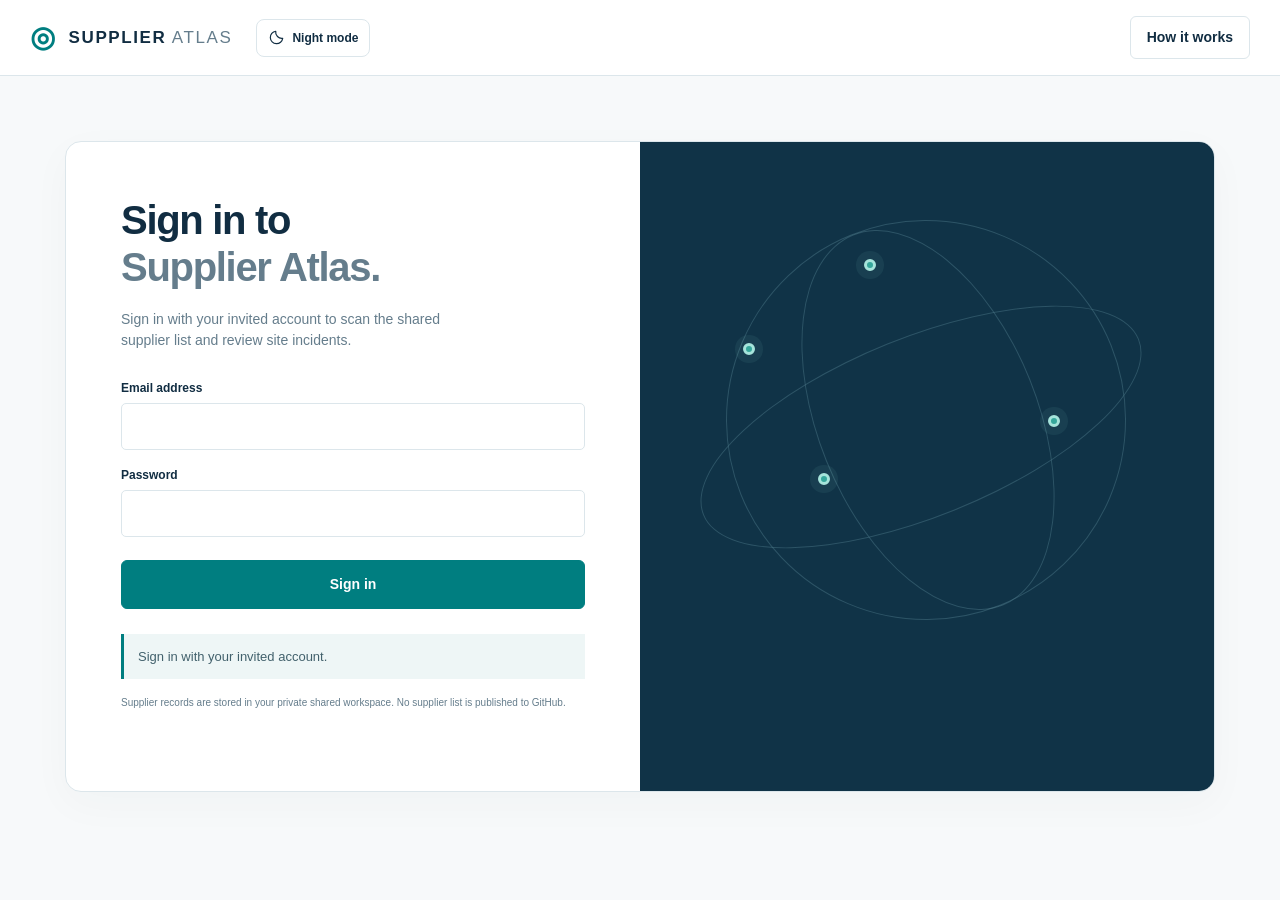
<file: docs/index.html>
<!doctype html>
<html lang="en">
<head><meta charset="utf-8"><meta name="viewport" content="width=device-width,initial-scale=1"><meta name="referrer" content="strict-origin-when-cross-origin"><meta name="description" content="Screen your supplier list for current incidents and review site evidence on a private map."><title>Supplier Atlas</title><script src="theme-init.js?v=20261118-2"></script><link rel="stylesheet" href="style.css?v=20261123-1"><link rel="stylesheet" href="map.css?v=20261127-2"></head>
<body>
<header><a class="brand" href="./"><span class="brandmark" aria-hidden="true">◎</span><span>SUPPLIER<span class="muted"> ATLAS</span></span></a><span id="accountInfo" class="private" hidden></span><button type="button" class="quiet theme-toggle" data-theme-toggle aria-label="Switch to night mode" aria-pressed="false"><span data-theme-label>Night mode</span></button><button id="helpButton" class="quiet">How it works</button><button id="logoutButton" class="quiet" hidden>Sign out</button></header>
<section id="authGate" class="authgate" aria-labelledby="loginTitle"><div class="authcard"><h1 id="loginTitle">Sign in to<br><span>Supplier Atlas.</span></h1><p class="lede">Sign in with your invited account to scan the shared supplier list and review site incidents.</p><form id="loginForm" hidden><label for="loginEmail">Email address</label><input id="loginEmail" name="email" type="email" autocomplete="username" required maxlength="254"><label for="loginPassword">Password</label><input id="loginPassword" name="password" type="password" autocomplete="current-password" required><button id="loginButton" class="primary full" type="submit">Sign in</button></form><p id="authNotice" class="authnotice" role="status" aria-live="polite">Checking account service…</p><p class="tiny">Supplier records are stored in your private shared workspace. No supplier list is published to GitHub.</p></div><div class="authart" aria-hidden="true"><span class="orbit orbit1"></span><span class="orbit orbit2"></span><span class="orbit orbit3"></span><span class="networkdot dot1"></span><span class="networkdot dot2"></span><span class="networkdot dot3"></span><span class="networkdot dot4"></span></div></section>
<main id="workspaceMain" hidden>
<section class="scan-head" aria-labelledby="screenTitle">
  <div class="scan-heading"><h1 id="screenTitle">Supplier screening</h1><p id="scanStatus" class="scan-summary" role="status">Loading supplier list…</p><p id="agentStatus" class="scan-summary" role="status"></p></div>
  <button id="refreshScreening" class="primary" type="button" disabled>Scan all suppliers</button>
</section>
<section class="registry industry" aria-labelledby="industryTitle">
  <div class="registryhead"><h2 id="industryTitle">Industry reports</h2>
    <label>Report type <select id="industryFilter" disabled><option value="">All risk types</option></select></label>
  </div>
  <p id="industryStatus" class="industry-status" role="status"></p>
  <ul id="industryList" class="industry-list"></ul>
  <button id="moreReports" type="button" class="quiet smallbtn" hidden>Show more reports</button>
</section>
<section class="mapsection"><div class="maptoolbar"><div><h2 id="mapTitle">Supplier locations</h2><small id="mapVisibleCount"></small></div><div class="map-views"><label class="signal-filter"><input id="onlyFlagged" type="checkbox" checked aria-controls="mapwrap tableBody">Yellow or red suppliers only</label><div class="map-view-buttons"><button id="worldButton" class="quiet smallbtn">World</button><button id="europeButton" class="quiet smallbtn">Europe</button><button id="fitButton" class="quiet smallbtn">Fit suppliers</button></div></div></div><div class="mapwrap" id="mapwrap"><div id="detailMap" aria-label="Detailed supplier map"></div><svg id="map" viewBox="0 0 1000 500" role="img" aria-label="Interactive world supplier map. Use plus and minus to zoom or drag to pan." tabindex="0"><defs><pattern id="grid" width="83.333" height="83.333" patternUnits="userSpaceOnUse"><path d="M 83.333 0 L 0 0 0 83.333" fill="none" stroke="#d9e6ec" stroke-width=".5"/></pattern></defs><rect x="-3000" y="-3000" width="7000" height="7000" fill="#edf4f7"/><rect width="1000" height="500" fill="url(#grid)"/><g id="countries"></g><g id="dots"></g></svg><div class="zoom"><button id="zoomIn" aria-label="Zoom in">+</button><button id="zoomOut" aria-label="Zoom out">−</button></div><div id="emptyMap" class="empty"><span aria-hidden="true">◎</span><b id="emptyMapTitle">No mapped suppliers</b><p id="emptyMapHint">Import a list to place your suppliers on the map.</p></div><div id="mapPopup" class="popup" hidden></div><div class="legend"><span><i class="dot signal-red" aria-hidden="true"></i>Active site incident</span><span><i class="dot signal-yellow" aria-hidden="true"></i>Needs review</span><span id="reportLegend" hidden><i class="dot report-location" aria-hidden="true"></i>Company report</span><span id="neutralLegend" hidden><i class="dot signal-neutral" aria-hidden="true"></i>Other supplier</span><span><b class="clusterkey">3</b>Supplier cluster</span></div><div id="fallbackAttribution" class="attribution">Map: <a href="https://www.naturalearthdata.com/about/terms-of-use/" target="_blank" rel="noopener">Natural Earth</a> · Cities: <a href="https://www.geonames.org/" target="_blank" rel="noopener">GeoNames</a> · Online lookup: <a href="https://www.openstreetmap.org/copyright" target="_blank" rel="noopener">© OpenStreetMap</a></div></div><p id="mapStatus" class="map-status" role="status" aria-live="polite"></p><p class="mapnote">Clusters show the highest signal among their suppliers. Select a dot to review the site.</p></section>
<section class="registry screening scan-findings" aria-labelledby="findingsTitle">
  <div class="registryhead"><h2 id="findingsTitle">Supplier findings</h2><label>Finding type <select id="findingsFilter" disabled><option value="">All risk types</option></select></label></div>
  <div id="screeningResults"></div>
  <details class="scan-sources">
    <summary>Sources and screening rules <small id="scanCoverage"></small></summary>
    <div id="screeningSources"></div>
    <details class="screening-import">
      <summary>Additional private register</summary>
      <p>Include a screened JSON register with source references and decisions in this tab. Maximum 5 MB.</p>
      <label for="privateRegister">Register file</label><input id="privateRegister" type="file" accept=".json,application/json" disabled>
      <button id="removeRegister" class="quiet smallbtn" type="button" hidden>Remove register</button>
      <p id="registerStatus" role="status"></p>
    </details>
  </details>
</section>
<details class="registry scan-tools">
  <summary>Manage supplier list</summary>
  <div class="management-content">
    <p class="dataset-counts"><strong id="countAll">0</strong> suppliers · <strong id="countMapped">0</strong> mapped · <strong id="countCountries">0</strong> countries · <strong id="countReview">0</strong> with unresolved locations</p>
    <div class="top-actions"><button id="reloadButton" class="quiet">Reload shared list</button><button id="saveButton" class="quiet" data-edit>Save shared list</button><button class="quiet" id="exportButton">Export CSV ↓</button><button class="quiet" id="exportPreviousButton" type="button" hidden>Export previous browser list</button></div>
    <div class="savestate"><span id="saveState" role="status">Loading your shared list…</span><span id="roleNote"></span></div>
    <div class="management-grid">
      <section><h3>Import suppliers</h3><p class="small">Required columns: Name, DUNS, Country, City.</p><label class="upload" for="fileInput"><span aria-hidden="true">↑</span><b>Choose a supplier file</b><small>CSV / TSV · up to 10,000 rows</small></label><input id="fileInput" data-edit type="file" accept=".csv,.tsv,.txt" hidden><button id="templateButton" class="textbutton">Download column template ↓</button><label for="pasteInput" class="fieldlabel">Or paste your table</label><textarea id="pasteInput" data-edit rows="4" placeholder="Name&#9;DUNS&#9;Country&#9;City"></textarea><button id="importButton" data-edit class="quiet full">Import list</button><p class="tiny">Import replaces your working list. Save shared list to make changes available to your team. Optional Latitude and Longitude columns place dots immediately. DUNS stays text, including leading zeros.</p></section>
      <section><h3>Resolve missing locations</h3><p class="small">Atlas first checks the city and country in its offline gazetteer. You can review ambiguous locations or allow an online lookup.</p><label class="consent"><input type="checkbox" id="lookupConsent" data-edit><span>Allow city + country lookups using OpenStreetMap Nominatim. Names and DUNS are never sent.</span></label><button id="locateButton" data-edit class="quiet full">Look up next 20 locations</button><button id="cancelButton" class="textbutton" hidden>Stop lookup</button><p class="tiny">Small, user-triggered batches only; 1 request per 1.2 seconds, cached in this session. Review ambiguous matches. For large lists, import coordinates.</p></section>
    </div>
    <button id="clearButton" data-edit class="textbutton danger">Clear working list</button><div id="notice" role="status" aria-live="polite"></div>
  </div>
</details>
<details id="supplierRegister" class="registry scan-register"><summary>Supplier register</summary><div class="registryhead"><div class="filters"><input id="search" placeholder="Search name, DUNS or city" aria-label="Search suppliers"><select id="countryFilter" aria-label="Filter country"><option value="">All countries</option></select><select id="statusFilter" aria-label="Filter location status"><option value="">All locations</option><option value="mapped">Mapped</option><option value="review">Needs review</option><option value="warnings">Data warnings</option></select></div></div><div class="tablewrap"><table><thead><tr><th>SUPPLIER / DUNS</th><th>LOCATION</th><th>PRECISION</th><th>REVIEW</th><th></th></tr></thead><tbody id="tableBody"></tbody></table><p id="emptyTable" class="tableempty">Your imported suppliers will appear here.</p></div><div class="tablefooter"><span id="rowCount">0 rows</span><div id="registerPages" hidden><button type="button" class="quiet smallbtn" id="previousRows">Previous</button> <button type="button" class="quiet smallbtn" id="nextRows">Next</button></div></div></details>
</main>
<dialog id="editDialog"><form id="editForm"><div class="dialoghead"><div><p class="eyebrow">LOCATION REVIEW</p><h2 id="editName"></h2></div><button type="button" id="closeEdit" class="quiet" aria-label="Close">×</button></div><p id="editLocation" class="small"></p><div id="candidateList"></div><p class="small">Enter coordinates from a known address or verified source. Manual placement remains labelled "Provided coordinates".</p><div class="coordinputs"><label>Latitude<input name="lat" id="editLat" type="number" min="-90" max="90" step="any" required></label><label>Longitude<input name="lon" id="editLon" type="number" min="-180" max="180" step="any" required></label></div><button type="submit" class="primary">Save coordinates</button><button type="button" id="removeLocation" class="textbutton">Remove location</button></form></dialog>
<dialog id="helpDialog"><h2>Screening and supplier locations</h2><p>1. Sign in with your invited account. You and your team see the same saved supplier list.</p><p>2. Import CSV/TSV, or paste Excel cells with a header row. Name, DUNS, Country and City are required columns.</p><p>3. City + country names are first matched privately against 34,214 GeoNames cities. Supply latitude/longitude for precise placement, or allow online city lookups for unmatched rows. Only those place names are sent to Nominatim when you start a lookup.</p><p>4. Review ambiguous or missing locations. Nearby suppliers are grouped into clusters. Click a cluster to zoom in; suppliers sharing the same coordinates open a list. Choose Show on map to focus a supplier. The map and register initially show suppliers with signals. Clear <b>Yellow or red suppliers only</b> to see the whole list. <b>Scan all suppliers</b> starts a new agent scan of public sources and checks every supplier. Opening the workspace loads your last successful agent scan. Blue dots locate companies named in industry reports. Red dots indicate active site incidents. Yellow dots indicate findings that need review.</p><p>5. Click <b>Save shared list</b> to update the private shared workspace. Imports, coordinate edits and clearing stay unsaved until then. If someone else saves first, reload their version before saving again. Export CSV to download the filtered rows.</p><p><b>Accuracy:</b> city-centre dots are approximate. DUNS values are preserved, not validated against D&amp;B. A factory address is needed for site-level verification.</p><p><b>Privacy:</b> supplier data is retrieved only after sign-in and membership checks. Signing out clears the working list from this tab. Downloaded CSV files remain on your computer.</p><p>Offline city data: <a href="https://www.geonames.org/" target="_blank" rel="noopener">GeoNames</a>, <a href="https://creativecommons.org/licenses/by/4.0/" target="_blank" rel="noopener">CC BY 4.0</a>. cities15000 downloaded 12 November 2026. The gazetteer is not a complete list of smaller towns.</p><p><b>Map:</b> detailed street and city maps from <a href="https://openfreemap.org/" target="_blank" rel="noopener">OpenFreeMap</a>, rendered with MapLibre. The map service receives requests for the areas you view; supplier names and DUNS are not sent. Map resources load after sign-in. If detailed maps are unavailable, a basic world map remains usable.</p><p><b>Lookup service:</b> small one-off batches only. <a href="https://operations.osmfoundation.org/policies/nominatim/" target="_blank" rel="noopener">Nominatim usage policy</a> · <a href="https://osmfoundation.org/wiki/Privacy_Policy" target="_blank" rel="noopener">Privacy policy</a>.</p><button id="closeHelp" class="primary">Got it</button></dialog><script type="module" src="theme.mjs?v=20261118-2"></script><script type="module" src="app.mjs?v=20261127-2"></script>
</body></html>
</file>
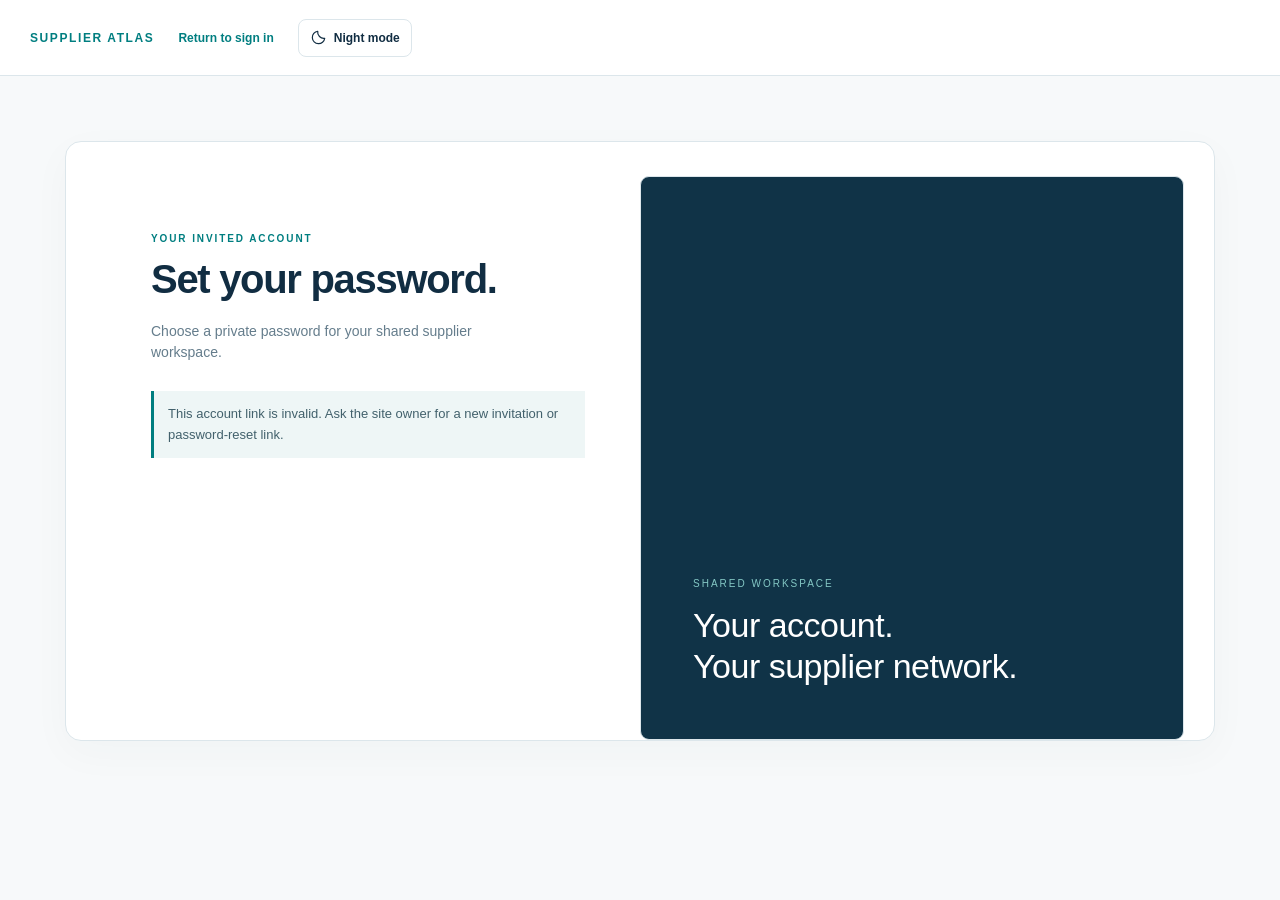
<file: docs/account.html>
<!doctype html>
<html lang="en">
<head>
  <meta charset="utf-8">
  <meta name="viewport" content="width=device-width,initial-scale=1">
  <meta name="referrer" content="no-referrer">
  <meta name="robots" content="noindex,nofollow">
  <meta http-equiv="Content-Security-Policy" content="default-src 'none'; script-src 'self'; style-src 'self'; connect-src 'self' https:; img-src 'self'; base-uri 'none'; form-action 'none'; object-src 'none'">
  <title>Set your password | Supplier Atlas</title>
  <script src="theme-init.js?v=20261112-3"></script>
  <link rel="stylesheet" href="style.css?v=20261112-3">
</head>
<body>
  <header><a class="brand backlink" href="./">SUPPLIER ATLAS</a><a class="backlink" href="./">Return to sign in</a><button type="button" class="quiet theme-toggle" data-theme-toggle aria-label="Switch to night mode" aria-pressed="false"><span data-theme-label>Night mode</span></button></header>
  <main class="authgate">
    <section class="authcard">
      <p class="eyebrow">YOUR INVITED ACCOUNT</p>
      <h1>Set your password.</h1>
      <p class="lede">Choose a private password for your shared supplier workspace.</p>
      <p id="accountNotice" class="authnotice" role="status" aria-live="polite">Checking your account link...</p>
      <form id="passwordForm" hidden>
        <label for="newPassword">New password</label>
        <input id="newPassword" type="password" autocomplete="new-password" minlength="12" required aria-describedby="passwordHint">
        <p id="passwordHint" class="tiny">Use at least 12 characters. A unique passphrase works well.</p>
        <label for="confirmPassword">Confirm password</label>
        <input id="confirmPassword" type="password" autocomplete="new-password" minlength="12" required>
        <button id="setPasswordButton" type="submit" class="primary full">Save password</button>
      </form>
      <p id="nextStep" class="small" hidden><a class="backlink" href="./">Sign in to Supplier Atlas</a></p>
      <noscript><p>Enable JavaScript to use your account link.</p></noscript>
    </section>
    <aside class="authart" aria-hidden="true"><div><span>SHARED WORKSPACE</span><strong>Your account.<br>Your supplier network.</strong></div></aside>
  </main>
  <script type="module" src="theme.mjs?v=20261112-3"></script>
  <script type="module" src="account.mjs?v=20261112-2"></script>
</body>
</html>
</file>
<file: docs/style.css>
:root{--navy:#112d42;--teal:#007e80;--muted:#657d8c;--line:#dce6eb;--bg:#f7f9fa;--orange:#ae6a17}*{box-sizing:border-box}body{margin:0;color:var(--navy);background:var(--bg);font:14px/1.5 -apple-system,BlinkMacSystemFont,"Segoe UI",sans-serif}button,input,select,textarea{font:inherit}button,a,input,textarea,select{outline-offset:3px}button{cursor:pointer;border:1px solid var(--navy);background:var(--navy);color:white;padding:10px 16px;border-radius:6px;font-weight:600}button:hover{filter:brightness(.94)}button:disabled{opacity:.5;cursor:wait}.quiet{background:white;color:var(--navy);border-color:var(--line)}.primary{background:var(--teal);border-color:var(--teal)}.textbutton{padding:8px 0;background:none;color:var(--teal);border:0;font-size:12px}.danger{color:#a24f4f}.full{width:100%}header{height:76px;background:white;border-bottom:1px solid var(--line);display:flex;align-items:center;padding:0 max(30px,calc((100vw - 1480px)/2));gap:24px}.brand{display:flex;align-items:center;gap:12px;text-decoration:none;color:var(--navy);font-size:17px;font-weight:750;letter-spacing:1.6px}.brandmark{font-size:29px;color:var(--teal)}.muted{color:var(--muted);font-weight:400}.private{margin-left:auto;font-size:12px;color:var(--muted);display:flex;align-items:center;gap:7px}.private i{width:6px;height:6px;background:var(--teal);border-radius:50%}main{max-width:1540px;margin:auto;padding:34px 30px 0}.intro{display:flex;justify-content:space-between;align-items:flex-end;margin-bottom:30px}.eyebrow{font-size:10px;letter-spacing:1.9px;font-weight:750;color:var(--teal);margin:0 0 10px}h1{font-size:37px;line-height:1.17;letter-spacing:-1.3px;margin:0 0 15px;font-weight:650}h1 span{color:var(--muted)}.lede{color:var(--muted);margin:0;max-width:520px;font-size:14px}.top-actions{display:flex;gap:8px;flex-wrap:wrap;padding-bottom:3px}.stats{display:grid;grid-template-columns:repeat(4,1fr);background:white;border:1px solid var(--line);border-radius:9px;margin-bottom:22px}.stats>div{padding:18px 25px;border-right:1px solid var(--line)}.stats>div:last-child{border-right:0}.stats span{display:block;color:var(--muted);font-size:9px;letter-spacing:1.1px;font-weight:750}.stats strong{font-size:30px;font-weight:600}.stats>div:last-child strong{color:var(--orange)}.workspace{display:grid;grid-template-columns:290px 1fr;gap:22px}aside{background:white;border:1px solid var(--line);border-radius:9px;padding:22px}h2{margin:0;font-size:18px;font-weight:650;letter-spacing:-.3px}.panelhead{display:flex;align-items:center;gap:8px}.step{font-size:10px;color:var(--teal);background:#e5f3f1;border-radius:5px;padding:4px 6px;font-weight:700}.small{font-size:12px;color:var(--muted)}.tiny{font-size:10px;color:var(--muted);line-height:1.6;margin:10px 0}.upload{border:1px dashed #9cbabf;border-radius:7px;background:#f4faf9;display:flex;align-items:center;flex-direction:column;padding:15px 10px;cursor:pointer}.upload>span{font-size:25px;color:var(--teal)}.upload b{font-size:12px}.upload small{color:var(--muted);font-size:10px;margin-top:4px}.fieldlabel{font-size:11px;display:block;color:var(--muted);margin:9px 0 5px}textarea,input,select{border:1px solid var(--line);border-radius:5px;background:white;color:var(--navy);padding:9px 10px}textarea{width:100%;resize:vertical;font-size:11px;margin-bottom:8px}hr{height:1px;border:0;background:var(--line);margin:19px 0}.consent{display:flex;gap:8px;font-size:10px;color:var(--muted);margin:12px 0}.consent input{align-self:flex-start;margin-top:3px;accent-color:var(--teal)}#notice{padding:10px;background:#f1f6f8;font-size:11px;border-radius:5px;color:var(--muted);overflow-wrap:anywhere}.mapsection{display:flex;flex-direction:column;min-width:0}.maptoolbar{display:flex;justify-content:space-between;align-items:center;padding:18px 23px;background:white;border:1px solid var(--line);border-radius:9px 9px 0 0}.maptoolbar .eyebrow{font-size:9px;margin-bottom:3px}.smallbtn{padding:7px 10px;font-size:11px}.mapwrap{min-height:470px;flex:1;position:relative;background:#edf4f7;border:1px solid var(--line);border-top:0;border-radius:0 0 9px 9px;overflow:hidden;display:flex}#map{width:100%;height:100%;min-height:470px;position:absolute;inset:0;cursor:grab;touch-action:none}#map:active{cursor:grabbing}#countries path{fill:#d1dee4;stroke:#f8fafb;stroke-width:.5;vector-effect:non-scaling-stroke}#dots g{cursor:pointer}#dots circle{stroke:white;stroke-width:2;vector-effect:non-scaling-stroke}#dots text{font-size:11px;fill:white;font-weight:700;pointer-events:none;text-anchor:middle;dominant-baseline:central}.zoom{position:absolute;right:15px;top:15px;display:flex;flex-direction:column;box-shadow:0 2px 8px #112d4210}.zoom button{border:1px solid var(--line);background:white;color:var(--navy);border-radius:0;font-size:19px;padding:4px 12px}.zoom button:first-child{border-radius:5px 5px 0 0}.zoom button:last-child{border-radius:0 0 5px 5px}.empty{position:absolute;left:50%;top:49%;transform:translate(-50%,-50%);background:#ffffffed;border:1px solid white;box-shadow:0 7px 30px #183a4e14;border-radius:10px;text-align:center;width:290px;padding:25px}.empty>span{display:block;color:var(--teal);font-size:30px}.empty b{font-size:17px}.empty p{font-size:12px;color:var(--muted)}.empty button{font-size:11px}.legend{position:absolute;bottom:31px;left:16px;display:flex;gap:14px;font-size:10px;color:#385364;background:#ffffffdb;padding:7px 10px;border-radius:5px}.legend span{display:flex;align-items:center;gap:5px}.dot{width:8px;height:8px;border-radius:50%;display:inline-block}.city{background:#007e80}.coord{background:#365acf}.clusterkey{border-radius:50%;background:var(--navy);color:white;width:14px;height:14px;font-size:8px;display:inline-grid;place-items:center}.attribution{font-size:9px;color:#657d8c;position:absolute;bottom:8px;right:10px}.attribution a{color:inherit}.mapnote{font-size:10px;color:var(--muted);margin:10px 2px}.popup{position:absolute;top:70px;right:15px;max-height:300px;overflow:auto;width:260px;padding:16px;background:white;border:1px solid var(--line);box-shadow:0 4px 25px #112d4220;border-radius:8px;font-size:12px}.popup button{padding:4px 8px;font-size:10px;margin-top:8px}.popup .close{float:right;background:white;border:0;color:var(--muted);margin:0}.popup ul{padding-left:16px}.registry{margin-top:22px;border:1px solid var(--line);border-radius:9px;background:white;overflow:hidden}.registryhead{display:flex;justify-content:space-between;align-items:center;padding:22px;gap:15px}.registryhead .eyebrow{margin-bottom:3px}.filters{display:flex;gap:7px}.filters input{width:235px}.filters input,.filters select{font-size:11px}.tablewrap{max-height:460px;overflow:auto}table{border-collapse:collapse;width:100%;text-align:left;font-size:12px}th{font-size:9px;letter-spacing:1px;color:var(--muted);background:#f4f7f8;padding:12px 22px;position:sticky;top:0}td{padding:13px 22px;border-bottom:1px solid #edf1f4;vertical-align:middle}td small{display:block;color:var(--muted);font-size:10px;margin-top:2px}td button{font-size:10px;padding:5px 9px}.badge{display:inline-block;padding:4px 7px;font-size:10px;background:#e7f4f0;color:#177565;border-radius:4px;white-space:nowrap}.badge.warn{background:#fff2dd;color:#975f14}.badge.blue{background:#ebefff;color:#4260b5}.tableempty{text-align:center;color:var(--muted);padding:45px 20px;font-size:12px}.tablefooter{display:flex;justify-content:space-between;padding:13px 22px;font-size:10px;color:var(--muted)}footer{padding:25px 0;font-size:10px;letter-spacing:1px;color:var(--muted);display:flex;justify-content:space-between}footer span{letter-spacing:0}dialog{border:1px solid var(--line);border-radius:10px;max-width:540px;width:calc(100% - 30px);padding:26px;color:var(--navy);box-shadow:0 20px 70px #0003}dialog::backdrop{background:#102b4266}dialog p{font-size:13px;color:var(--muted)}.dialoghead{display:flex;justify-content:space-between;align-items:center}.coordinputs{display:grid;grid-template-columns:1fr 1fr;gap:12px;margin:20px 0}.coordinputs label{font-size:11px}.coordinputs input{width:100%;display:block;margin-top:5px}#candidateList button{display:block;width:100%;margin:7px 0;text-align:left;font-size:11px;white-space:normal}.demo-banner{color:var(--orange)!important}[hidden]{display:none!important}@media(max-width:1000px){.intro{align-items:flex-start;gap:20px}.top-actions{max-width:270px}.workspace{grid-template-columns:250px 1fr}.registryhead{align-items:flex-start;flex-direction:column}.legend{flex-wrap:wrap;max-width:250px}.maptoolbar{padding:15px;gap:10px}.maptoolbar h2{font-size:16px}}@media(max-width:720px){header{padding:0 18px;height:66px}.private{display:none}.brand{font-size:14px}header button{margin-left:auto;font-size:10px;padding:8px}main{padding:23px 15px 0}.intro{display:block}h1{font-size:31px}.top-actions{max-width:none;margin-top:18px}.top-actions button{font-size:10px;padding:8px}.stats{grid-template-columns:1fr 1fr}.stats>div{padding:12px 18px;border-bottom:1px solid var(--line)}.stats strong{font-size:25px}.workspace{grid-template-columns:1fr}.mapsection{grid-row:1}.mapwrap,#map{min-height:390px}.maptoolbar{flex-wrap:wrap}.filters{flex-wrap:wrap;width:100%}.filters input{width:100%}td,th{padding:11px}.tablefooter{gap:20px}.tablefooter span:last-child{max-width:190px}.legend{font-size:8px;max-width:260px}.registryhead{padding:17px}}
.backlink{color:var(--teal);font-size:12px;font-weight:600;text-decoration:none;white-space:nowrap}.backlink:hover{text-decoration:underline}header #helpButton{margin-left:auto}header .private:not([hidden])~#helpButton{margin-left:0}header #accountInfo{max-width:300px;overflow:hidden;text-overflow:ellipsis;white-space:nowrap;display:block}.authgate{max-width:1150px;min-height:600px;margin:65px auto;display:grid;grid-template-columns:1fr 1fr;border:1px solid var(--line);border-radius:16px;background:white;overflow:hidden;box-shadow:0 12px 40px #173e4f08}.authcard{padding:55px}.authcard h1{font-size:40px}.authcard .lede{margin:18px 0 28px;max-width:340px}.authcard label{display:block;font-size:12px;font-weight:600;margin:16px 0 6px}.authcard input{display:block;width:100%;padding:12px}.authcard form button{margin-top:23px;padding:13px}.authnotice{font-size:13px;line-height:1.65;background:#eef6f6;border-left:3px solid var(--teal);padding:12px 14px;margin:25px 0 16px;color:#42616c}.authcard .tiny{margin-bottom:25px}.authart{position:relative;overflow:hidden;background:#103347;display:flex;align-items:flex-end;padding:52px;color:white}.authart>div{position:relative;z-index:1}.authart strong{font-size:34px;line-height:1.2;display:block;font-weight:500;letter-spacing:-.5px;margin-top:12px}.authart div>span{font-size:10px;letter-spacing:2px;color:#84c8c5}.orbit{position:absolute;border:1px solid #517d8c;opacity:.45;border-radius:50%;left:15%;top:12%;width:400px;height:400px;transform:rotate(-22deg)}.orbit2{width:220px;left:31%;}.orbit3{width:470px;height:180px;left:8%;top:30%}.networkdot{position:absolute;z-index:1;width:12px;height:12px;border:3px solid #a6e4db;background:#35a79b;border-radius:50%;box-shadow:0 0 0 8px #89d8cd12}.dot1{top:18%;left:39%}.dot2{top:42%;left:71%}.dot3{top:51%;left:31%}.dot4{top:31%;left:18%}.savestate{display:flex;justify-content:space-between;font-size:12px;color:var(--muted);margin:-7px 0 18px;gap:12px}.savestate .unsaved{color:var(--orange)}button:disabled{cursor:not-allowed}.upload:has(+input:disabled){opacity:.5;cursor:not-allowed}#saveButton:disabled{opacity:.55}#roleNote{font-weight:600}#workspaceMain[hidden],#authGate[hidden]{display:none!important}@media(max-width:1000px){.authgate{margin:35px 24px;min-height:560px}.authcard{padding:35px}.authart{padding:35px}.authart strong{font-size:29px}.orbit{left:0}.orbit2{left:22%}.orbit3{left:-10%}}@media(max-width:720px){header{gap:10px;flex-wrap:wrap;height:auto;min-height:70px;padding:14px 18px}header .brand{margin-right:auto}header #helpButton{margin-left:0}header #accountInfo{display:none}.authgate{margin:24px 15px;grid-template-columns:1fr;min-height:auto}.authcard{padding:30px 25px}.authcard h1{font-size:34px}.authart{display:none}.savestate{font-size:11px;flex-direction:column}.backlink{font-size:11px}header .backlink{margin-left:auto}header #logoutButton{margin-left:0}.top-actions{max-width:none}}

/* Appearance: the initial value is set before first paint by theme-init.js. */
:root {
  color-scheme: light;
  --surface: #fff;
  --surface-soft: #f4f7f8;
  --surface-raised: #fff;
  --button-bg: #112d42;
  --button-fg: #fff;
  --primary-bg: #007e80;
  --primary-fg: #fff;
  --accent-soft: #e5f3f1;
  --upload-bg: #f4faf9;
  --upload-line: #9cbabf;
  --notice-bg: #f1f6f8;
  --auth-notice-bg: #eef6f6;
  --auth-notice-fg: #42616c;
  --row-line: #edf1f4;
  --map-water: #edf4f7;
  --map-land: #d1dee4;
  --map-border: #f8fafb;
  --map-grid: #d9e6ec;
  --floating-bg: #ffffffed;
  --legend-bg: #ffffffdb;
  --legend-fg: #385364;
  --badge-bg: #e7f4f0;
  --badge-fg: #177565;
  --warning-bg: #fff2dd;
  --warning-fg: #975f14;
  --blue-bg: #ebefff;
  --blue-fg: #4260b5;
  --provided-color: #365acf;
  --focus: #007e80;
}
:root[data-theme="dark"] {
  color-scheme: dark;
  --navy: #e4eef5;
  --teal: #69d6cd;
  --muted: #a2b7c5;
  --line: #2b4353;
  --bg: #0a1721;
  --orange: #efbc72;
  --surface: #112431;
  --surface-soft: #152c3a;
  --surface-raised: #193341;
  --button-bg: #244759;
  --button-fg: #eef8fb;
  --primary-bg: #65d5ca;
  --primary-fg: #062c2f;
  --accent-soft: #183b3e;
  --upload-bg: #102f35;
  --upload-line: #46777b;
  --notice-bg: #172e3d;
  --auth-notice-bg: #14333b;
  --auth-notice-fg: #c0dce3;
  --row-line: #253d4d;
  --map-water: #0b1e2b;
  --map-land: #284656;
  --map-border: #132e3d;
  --map-grid: #193746;
  --floating-bg: #132c3bf2;
  --legend-bg: #112b3be8;
  --legend-fg: #c0d2de;
  --badge-bg: #153e35;
  --badge-fg: #90dcc1;
  --warning-bg: #44341f;
  --warning-fg: #f1c780;
  --blue-bg: #243758;
  --blue-fg: #b0c7ff;
  --provided-color: #8cafff;
  --focus: #7de7dc;
}
body { background: var(--bg); color: var(--navy); }
a { color: var(--teal); }
button { background: var(--button-bg); border-color: var(--button-bg); color: var(--button-fg); }
button:focus-visible, a:focus-visible, input:focus-visible, select:focus-visible, textarea:focus-visible, [tabindex]:focus-visible { outline: 2px solid var(--focus); outline-offset: 3px; }
.quiet { background: var(--surface); color: var(--navy); border-color: var(--line); }
.primary { background: var(--primary-bg); border-color: var(--primary-bg); color: var(--primary-fg); }
.textbutton { background: transparent; border: 0; color: var(--teal); }
header, .stats, aside, .maptoolbar, .popup, .registry, .authgate, dialog { background: var(--surface); }
input, select, textarea { background: var(--surface); color: var(--navy); border-color: var(--line); }
input::placeholder, textarea::placeholder { color: var(--muted); opacity: .85; }
.step { background: var(--accent-soft); }
.upload { background: var(--upload-bg); border-color: var(--upload-line); }
#notice { background: var(--notice-bg); }
.authnotice { background: var(--auth-notice-bg); color: var(--auth-notice-fg); }
.mapwrap { background: var(--map-water); }
#countries path { fill: var(--map-land); stroke: var(--map-border); }
#map > rect:first-of-type { fill: var(--map-water); }
#grid path { stroke: var(--map-grid); }
.zoom button { background: var(--surface); color: var(--navy); border-color: var(--line); }
.empty { background: var(--floating-bg); border-color: var(--line); }
.legend { color: var(--legend-fg); background: var(--legend-bg); }
.city { background: var(--teal); }
.coord { background: var(--provided-color); }
.clusterkey { background: var(--button-bg); color: var(--button-fg); }
.attribution { color: var(--muted); }
.popup .close { background: var(--surface); color: var(--muted); }
th { background: var(--surface-soft); }
td { border-bottom-color: var(--row-line); }
.badge { background: var(--badge-bg); color: var(--badge-fg); }
.badge.warn { background: var(--warning-bg); color: var(--warning-fg); }
.badge.blue { background: var(--blue-bg); color: var(--blue-fg); }
.theme-toggle { display: inline-flex; align-items: center; justify-content: center; gap: 7px; min-height: 38px; white-space: nowrap; font-size: 12px; padding: 8px 11px; border-radius: 8px; }
header .theme-toggle { margin-left: 0; flex: none; }
.theme-icon { display: block; width: 17px; height: 17px; flex: 0 0 17px; stroke: currentColor; fill: none; stroke-width: 1.7; stroke-linecap: round; stroke-linejoin: round; }
.theme-sun { display: none; }
[data-theme="dark"] .theme-sun { display: initial; }
[data-theme="dark"] .theme-moon { display: none; }
[data-theme="dark"] .authart { background: linear-gradient(145deg, #102d3c, #113e49); border-color: var(--line); }
[data-theme="dark"] .authgate, [data-theme="dark"] .registry, [data-theme="dark"] .stats { box-shadow: 0 12px 40px #0002; }
[data-theme="dark"] .popup, [data-theme="dark"] .empty { box-shadow: 0 12px 36px #0006; }
[data-theme="dark"] dialog { box-shadow: 0 22px 70px #0008; }
[data-theme="dark"] dialog::backdrop { background: #030b15bd; }
[data-theme="dark"] .danger { color: #ffaaa4; }
[data-theme="dark"] .authart strong { color: #f0f7fb; }
[data-theme="dark"] .orbit { border-color: #5693a2; opacity: .4; }
[data-theme="dark"] input:-webkit-autofill { -webkit-text-fill-color: var(--navy); box-shadow: 0 0 0 1000px var(--surface) inset; caret-color: var(--navy); }
@media (max-width: 720px) {
  header .theme-toggle { margin-left: 0; font-size: 11px; padding: 7px 9px; min-height: 34px; }
  .theme-icon { width: 15px; height: 15px; flex-basis: 15px; }
}
@media (prefers-reduced-motion: no-preference) {
  .theme-toggle { transition: background-color .15s ease, border-color .15s ease, color .15s ease; }
}
/* The authenticated workspace keeps screening and the map above list maintenance. */
#workspaceMain {
  --gutter: clamp(16px, 2.5vw, 32px);
  --signal-red: #bf2836;
  --signal-yellow: #e6ae20;
  --signal-neutral: #6b8293;
  max-width: 1440px;
  padding: clamp(20px, 3vw, 40px) var(--gutter) 24px;
}
[data-theme="dark"] #workspaceMain {
  --signal-red: #ff7074;
  --signal-yellow: #f1c453;
  --signal-neutral: #9ab0bf;
}
#workspaceMain h1 { font-size: clamp(27px, 3.3vw, 40px); line-height: 1.14; margin: 0; }
#workspaceMain h2 { font-size: clamp(17px, 1.6vw, 22px); line-height: 1.3; }
#workspaceMain summary { cursor: pointer; }
#workspaceMain summary:focus-visible { outline: 2px solid var(--focus); outline-offset: -2px; }
.scan-head { display: flex; justify-content: space-between; align-items: center; flex-wrap: wrap; gap: 12px 24px; margin-bottom: 20px; }
.scan-head p { margin: 6px 0 0; color: var(--muted); }
#refreshScreening { min-height: 44px; padding-inline: 22px; font-size: 14px; white-space: nowrap; }
.scan-summary { display: flex; flex-wrap: wrap; align-items: center; gap: 5px 18px; }
#scanStatus { font-weight: 600; }
#scanCoverage { display: block; margin: 4px 0 0 15px; color: var(--muted); font-size: 12px; font-weight: 400; }
#scanCoverage:empty { display: none; }
.scan-dot {
  display: inline-block; flex: 0 0 auto; width: 10px; height: 10px; margin-inline-end: 4px;
  vertical-align: baseline; border-radius: 50%; border: 1px solid #0005; background: var(--signal-neutral);
}
.scan-dot[data-level="red"] { background: var(--signal-red); }
.scan-dot[data-level="yellow"] { background: var(--signal-yellow); }
#workspaceMain .mapsection { min-width: 0; }
#workspaceMain .maptoolbar { padding: 13px var(--gutter); gap: 12px; }
.map-views, .map-view-buttons, .signal-filter { display: flex; align-items: center; flex-wrap: wrap; }
.map-views { gap: 8px 16px; }
.map-view-buttons { gap: 4px; }
.signal-filter { gap: 7px; min-height: 38px; color: var(--navy); font-size: 13px; cursor: pointer; }
.signal-filter input { width: 17px; height: 17px; margin: 0; accent-color: var(--teal); }
#mapVisibleCount { display: block; margin-top: 3px; color: var(--muted); font-size: 12px; }
.mapwrap .empty { max-width: calc(100% - 28px); pointer-events: none; }
#workspaceMain .mapwrap { min-height: clamp(360px, 51vh, 575px); }
#workspaceMain #map, #workspaceMain #detailMap { min-height: 100%; }
#workspaceMain .legend { max-width: calc(100% - 32px); flex-wrap: wrap; align-items: center; gap: 5px 16px; font-size: 11px; }
.screening-body { padding: 0 var(--gutter) 18px; }
#screeningResults { min-width: 0; }
#screeningResults .tablewrap { max-height: min(640px, 65vh); border-block: 1px solid var(--line); }
#screeningResults table { width: 100%; }
#screeningResults td, #screeningResults th { padding: 12px clamp(10px, 1.5vw, 20px); }
#screeningResults th { z-index: 1; }
#screeningResults td { vertical-align: top; overflow-wrap: anywhere; }
.scan-evidence { text-align: left; }
.scan-evidence summary, .scan-tools > summary { color: var(--navy); font-weight: 600; }
.scan-evidence p { margin: 5px 0; }
.scan-evidence small { display: block; color: var(--muted); }
.scan-sources, .scan-tools, .scan-register {
  border: 1px solid var(--line); border-radius: 8px; background: var(--surface); color: var(--navy);
}
.scan-tools, .scan-register { margin: 16px 0 0; }
.scan-sources > summary, .scan-tools > summary, .scan-register > summary {
  padding: 13px var(--gutter); font-weight: 650;
}
.scan-sources[open] > summary, .scan-tools[open] > summary, .scan-register[open] > summary { border-bottom: 1px solid var(--line); }
#screeningSources { overflow-wrap: anywhere; }
#screeningSources p { margin: 4px 0 10px; }
#screeningSources h3 { margin: 12px 0 4px; font-size: 14px; }
.screening-import { padding: 10px 0; }
.screening-import input[type=file] { max-width: 100%; }
.screening-import label { display: block; }
.scan-tools .stats { margin: 12px 0; }
.scan-tools .stats > div { padding: 8px 14px; }
.scan-tools .stats strong { font-size: 19px; }
.scan-tools .top-actions { flex-wrap: wrap; max-width: none; margin: 0; }
.scan-tools .savestate { margin: 6px 0; }
.scan-register .registry { margin: 0; border: 0; }
.scan-register .filters { flex-wrap: wrap; }
#workspaceMain .scan-findings { margin-top: 16px; }
.scan-sources { border: 0; border-top: 1px solid var(--line); border-radius: 0; }
.scan-sources > summary { color: var(--muted); }
.management-content { padding: var(--gutter); }
.management-grid { display: grid; grid-template-columns: 1fr 1fr; gap: var(--gutter); }
.management-grid > * { min-width: 0; }
.management-grid h3 { font-size: 15px; margin: 18px 0 6px; }
.management-content > .dataset-counts { margin-top: 0; }
.scan-incident + .scan-incident { padding-top: 10px; margin-top: 10px; border-top: 1px solid var(--line); }
.scan-incident ul { padding-inline-start: 16px; margin-block: 5px; }
.scan-empty { margin: 0; padding: 0 var(--gutter) 18px; color: var(--muted); }
.scan-source + .scan-source { margin-top: 8px; }
#screeningResults > button { margin: 10px var(--gutter); }
.scan-tools .top-actions { align-items: center; }
.scan-tools .stats { border-radius: 6px; }
.scan-tools .stats span { letter-spacing: .05em; }
.scan-findings .registryhead { padding: 16px var(--gutter); }
.scan-register .registryhead { align-items: center; }
.scan-register .filters > * { min-width: 0; }
.scan-sources > :is(div, p, details) { margin: 12px var(--gutter); }
#workspaceMain .tablefooter { flex-wrap: wrap; }
@media (max-width: 720px) {
  #workspaceMain { --gutter: 15px; }
  #workspaceMain .mapwrap { min-height: clamp(290px, 43vh, 350px); }
  #workspaceMain .legend { font-size: 10px; gap: 4px 10px; left: 8px; }
  .scan-head { align-items: flex-start; }
  .management-grid { grid-template-columns: 1fr; }
  .scan-register .tablewrap table { min-width: 580px; }
  .scan-summary { gap: 6px 12px; }
  #screeningResults .tablewrap { max-height: 65vh; }
  .scan-table thead { position: absolute; width: 1px; height: 1px; overflow: hidden; clip-path: inset(50%); }
  .scan-table, .scan-table tbody { display: block; }
  .scan-table tbody tr {
    display: grid; grid-template-columns: 1fr; gap: 5px;
    border-bottom: 1px solid var(--line); padding: 12px var(--gutter);
  }
  .scan-table tbody tr:last-child { border-bottom: 0; }
  #screeningResults .scan-table td { display: block; padding: 0; border: 0; font-size: 13px; }
  #screeningResults .scan-table td:first-child { font-size: 12px; }
  #screeningResults .scan-table td:nth-child(3) { color: var(--muted); }
  .scan-table .scan-evidence { margin-top: 3px; }
  .scan-register .filters { width: 100%; }
  .scan-register .tablewrap { overscroll-behavior-x: contain; }
  .scan-sources > summary, .scan-tools > summary, .scan-register > summary { min-height: 44px; }
}

#workspaceMain .industry { margin: 0 0 16px; }
.industry .registryhead, .scan-findings .registryhead { flex-wrap: wrap; align-items: center; gap: 8px 18px; padding: 14px var(--gutter); }
.industry .registryhead label, .scan-findings .registryhead label { display: flex; align-items: center; gap: 8px; font-size: 12px; color: var(--muted); }
.industry-status { color: var(--muted); font-size: 13px; margin: 0 var(--gutter) 10px; }
.industry-list { list-style: none; padding: 0; margin: 0 var(--gutter); display: grid; grid-template-columns: repeat(3,minmax(0,1fr)); gap: 0 18px; }
.industry-list li { border-top: 1px solid var(--line); padding: 9px 0 12px; overflow-wrap: anywhere; }
.industry-list small, #screeningResults td:first-child small { display: block; color: var(--muted); font-size: 11px; }
.industry-list a { color: var(--navy); font-weight: 600; line-height: 1.35; font-size: 14px; }
.industry-list a:hover { text-decoration: underline; }
#moreReports { margin: 0 var(--gutter) 12px; }
@media (max-width: 750px) { .industry-list { grid-template-columns: 1fr; } }
</file>
<file: docs/map.css>
#detailMap{position:absolute;inset:0;min-height:470px;background:var(--map-water,#e8f1f5)}
.mapwrap:not(.enhanced-map-ready) #detailMap{visibility:hidden;pointer-events:none}
.atlas-map-canvas{position:absolute;inset:0;width:100%;height:100%}
.enhanced-map-ready #map{display:none}
.mapwrap .zoom{z-index:4;top:58px;right:10px}
.mapwrap .legend,.mapwrap .popup{z-index:4}
.mapwrap .empty{z-index:3;pointer-events:none;max-width:260px;padding:18px 22px;box-shadow:0 8px 30px #102b421a}
.mapwrap .empty>span{font-size:24px}.mapwrap .empty b{font-size:15px}.mapwrap .empty p{margin-bottom:0}
.enhanced-map-ready .legend{bottom:37px;left:12px;backdrop-filter:blur(10px)}
.enhanced-map-ready .attribution{display:none}
.mapwrap .maplibregl-ctrl-attrib{font-size:10px;line-height:17px;background:#ffffffeb;color:#405967;border-radius:4px 0 0 0}
.mapwrap .maplibregl-ctrl-attrib a{color:inherit}
.mapwrap .maplibregl-ctrl-scale{font-size:10px;line-height:15px;border-color:#486374;color:#284253;background:#ffffffc9;border-radius:2px}
.mapwrap .maplibregl-ctrl-group{box-shadow:0 2px 8px #112d4220;border:1px solid var(--line);border-radius:6px;background:var(--surface,#fff)}
.mapwrap .maplibregl-ctrl-group button{padding:0;border:0;border-radius:5px;width:32px;height:32px;background:transparent}
.mapwrap .maplibregl-ctrl-group button:hover{background:#eef5f5;filter:none}
.mapwrap:fullscreen,.mapwrap.maplibregl-pseudo-fullscreen{min-height:100vh;border:0;border-radius:0;background:var(--bg)}
.mapwrap:fullscreen #detailMap,.mapwrap.maplibregl-pseudo-fullscreen #detailMap{min-height:100vh}
.mapwrap:fullscreen .legend,.mapwrap.maplibregl-pseudo-fullscreen .legend{bottom:38px}
.map-link-actions{display:flex;gap:10px;flex-wrap:wrap;margin-top:8px;font-size:11px}
.map-link-actions a{color:var(--teal);font-weight:650;text-decoration:none}.map-link-actions a:hover{text-decoration:underline}
.map-status{font-size:10px;color:var(--muted);margin:6px 2px;min-height:15px}
[data-theme="dark"] .mapwrap .maplibregl-ctrl-attrib{background:#102132e8;color:#b6cad8}
[data-theme="dark"] .mapwrap .maplibregl-ctrl-scale{background:#102132d9;color:#c6dce8;border-color:#a4bfce}
[data-theme="dark"] .mapwrap .maplibregl-ctrl-group button .maplibregl-ctrl-icon{filter:invert(1)}
[data-theme="dark"] .mapwrap .maplibregl-ctrl-group button:hover{background:#263e51}
@media(max-width:720px){#detailMap{min-height:390px}.enhanced-map-ready .legend{max-width:220px;font-size:8px;gap:8px}.mapwrap .maplibregl-ctrl-attrib{font-size:8px}.mapwrap .empty{max-width:225px;padding:15px}}

.map-status.map-error{color:var(--orange)}

:root{--atlas-dot-red:#c53735;--atlas-dot-yellow:#f5c542;--atlas-dot-neutral:#64748b}
.legend .dot.signal-red{background:var(--atlas-dot-red)}
.legend .dot.signal-yellow{background:var(--atlas-dot-yellow)}
.legend .dot.signal-neutral{background:var(--atlas-dot-neutral)}
.legend .dot.report-location{background:#2869bb}
</file>
